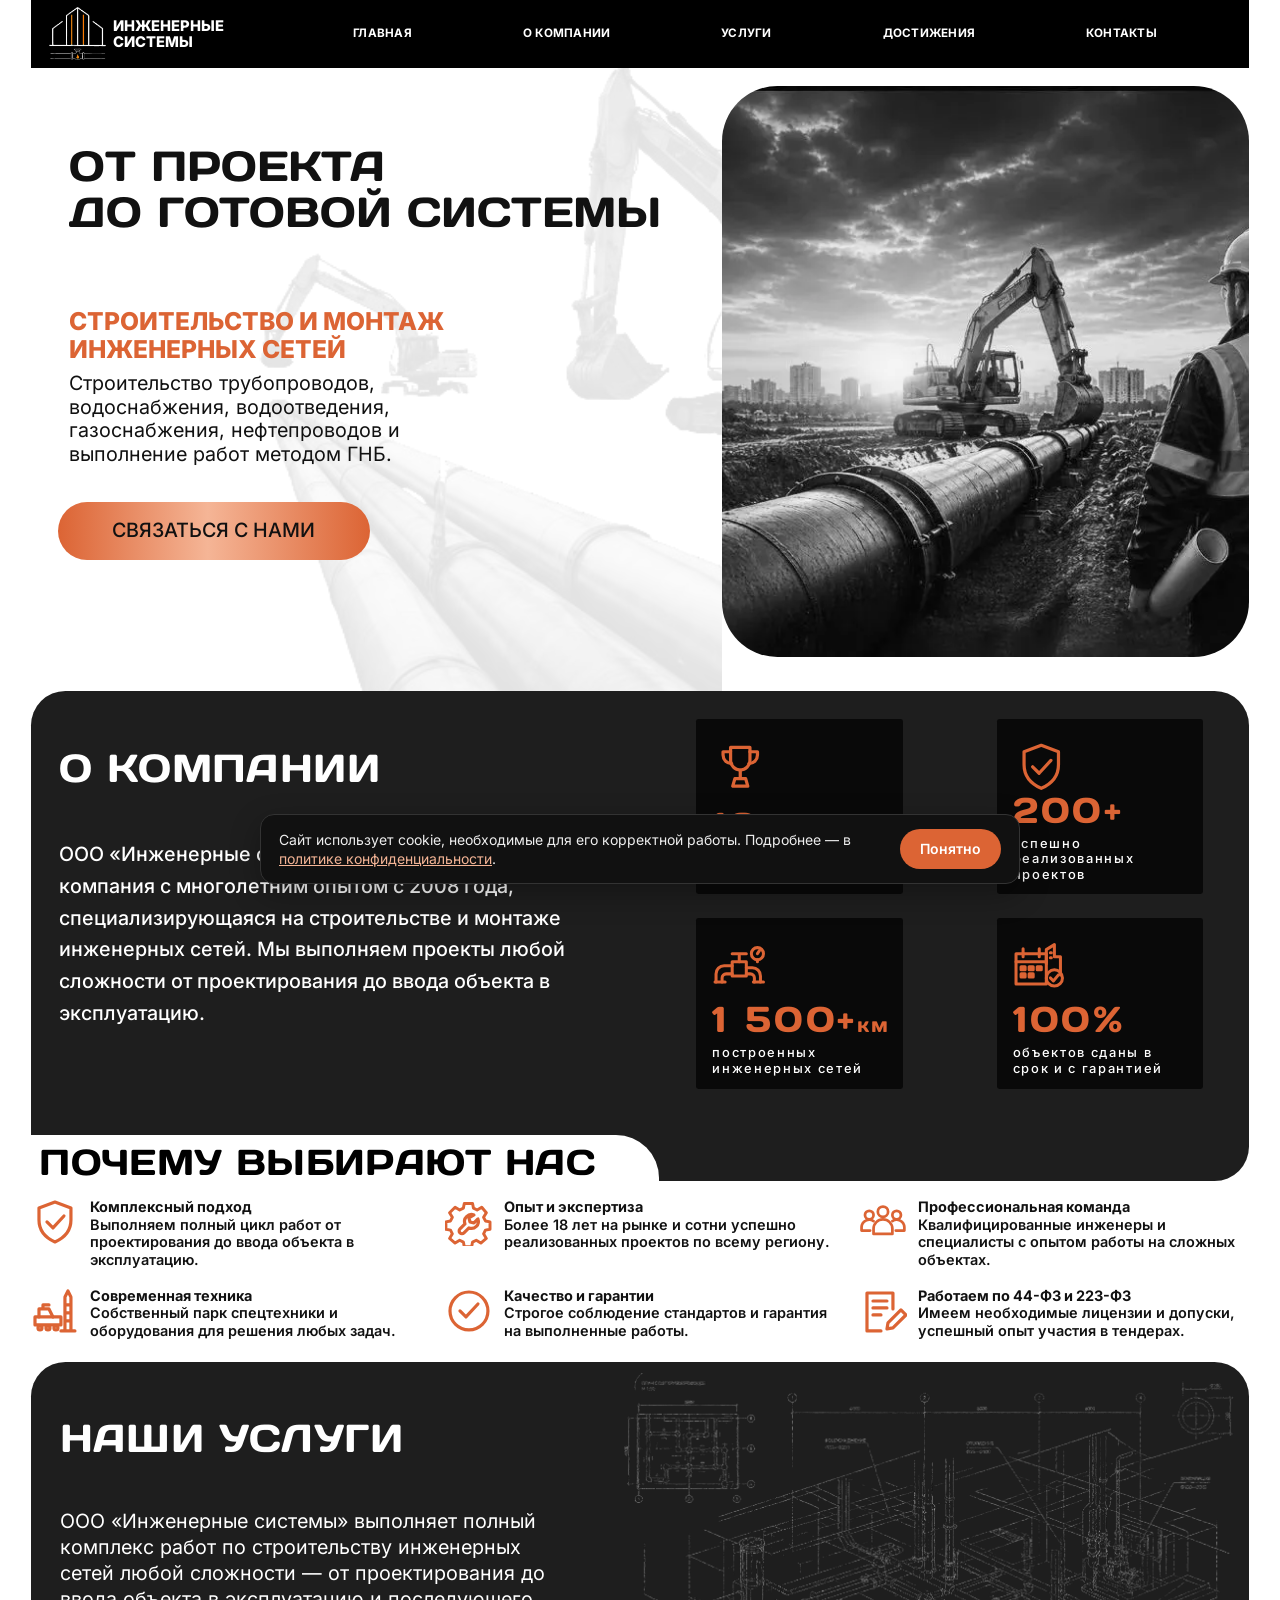
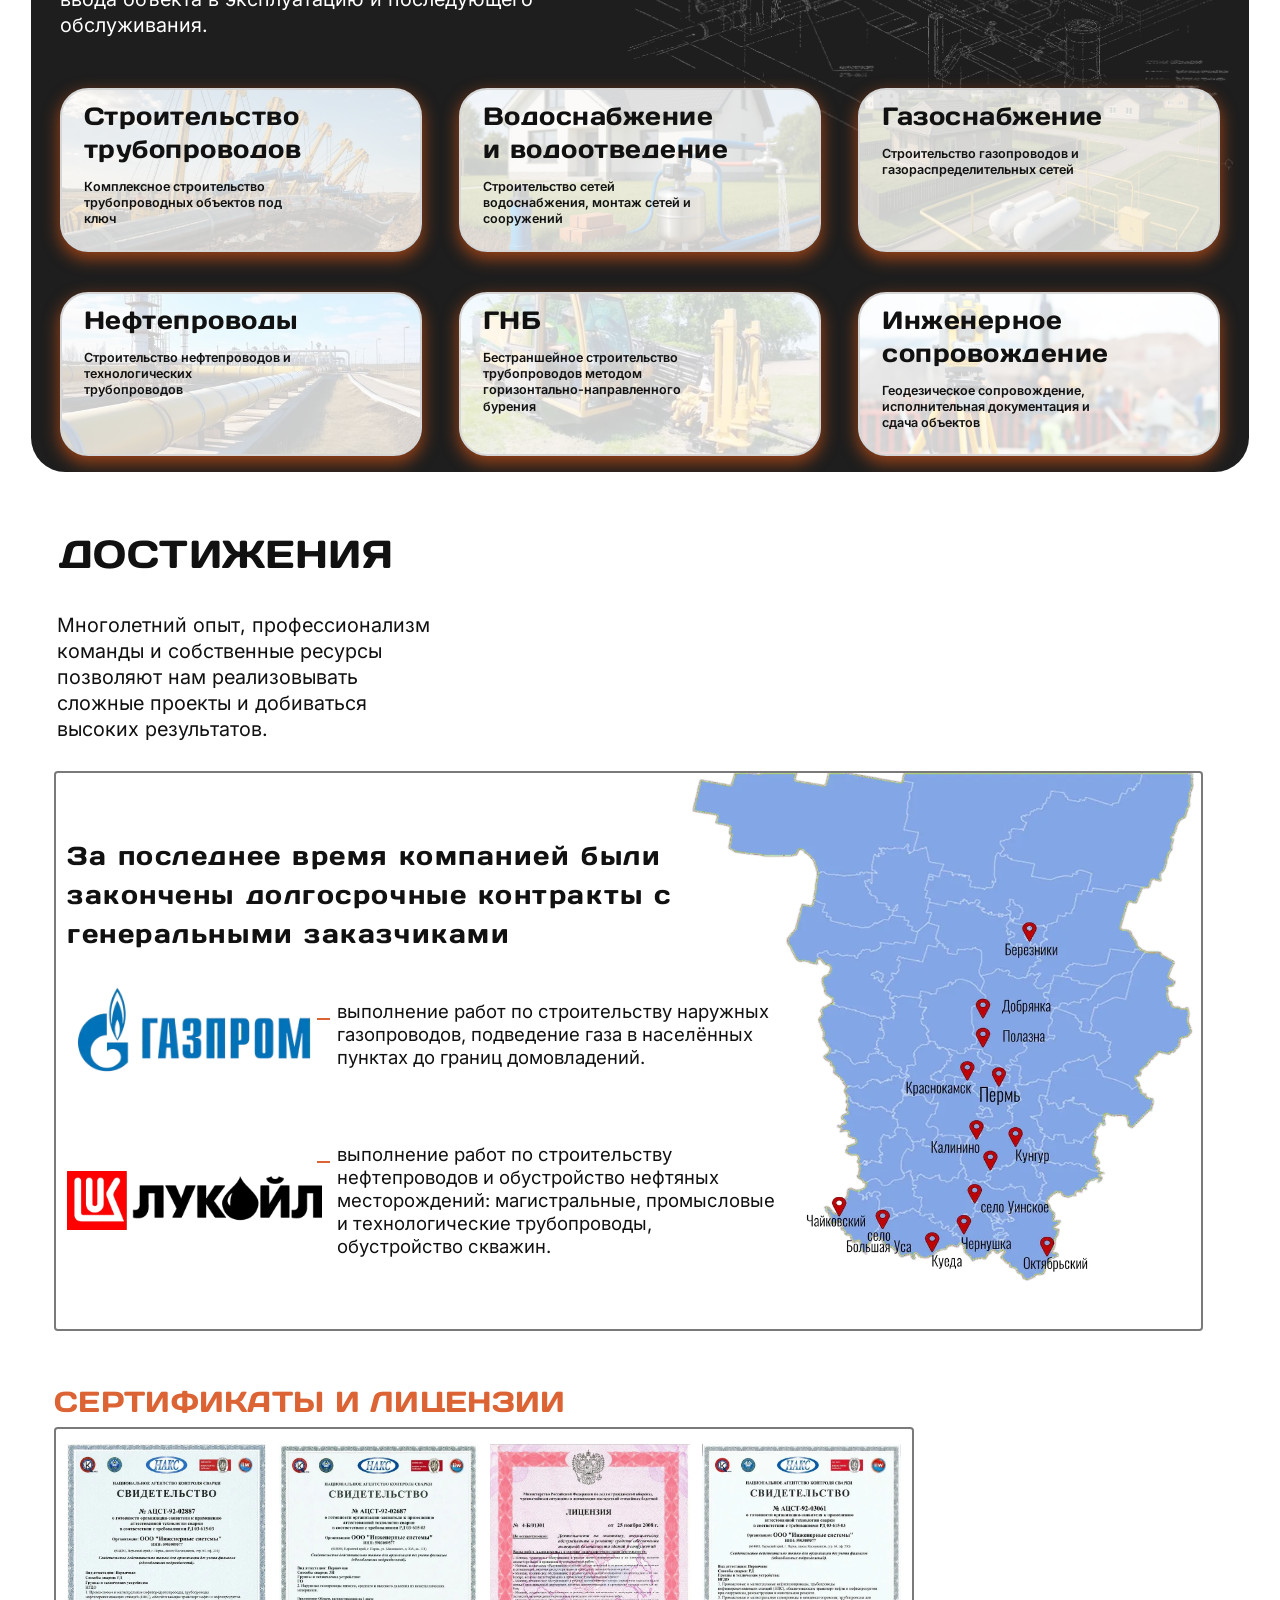
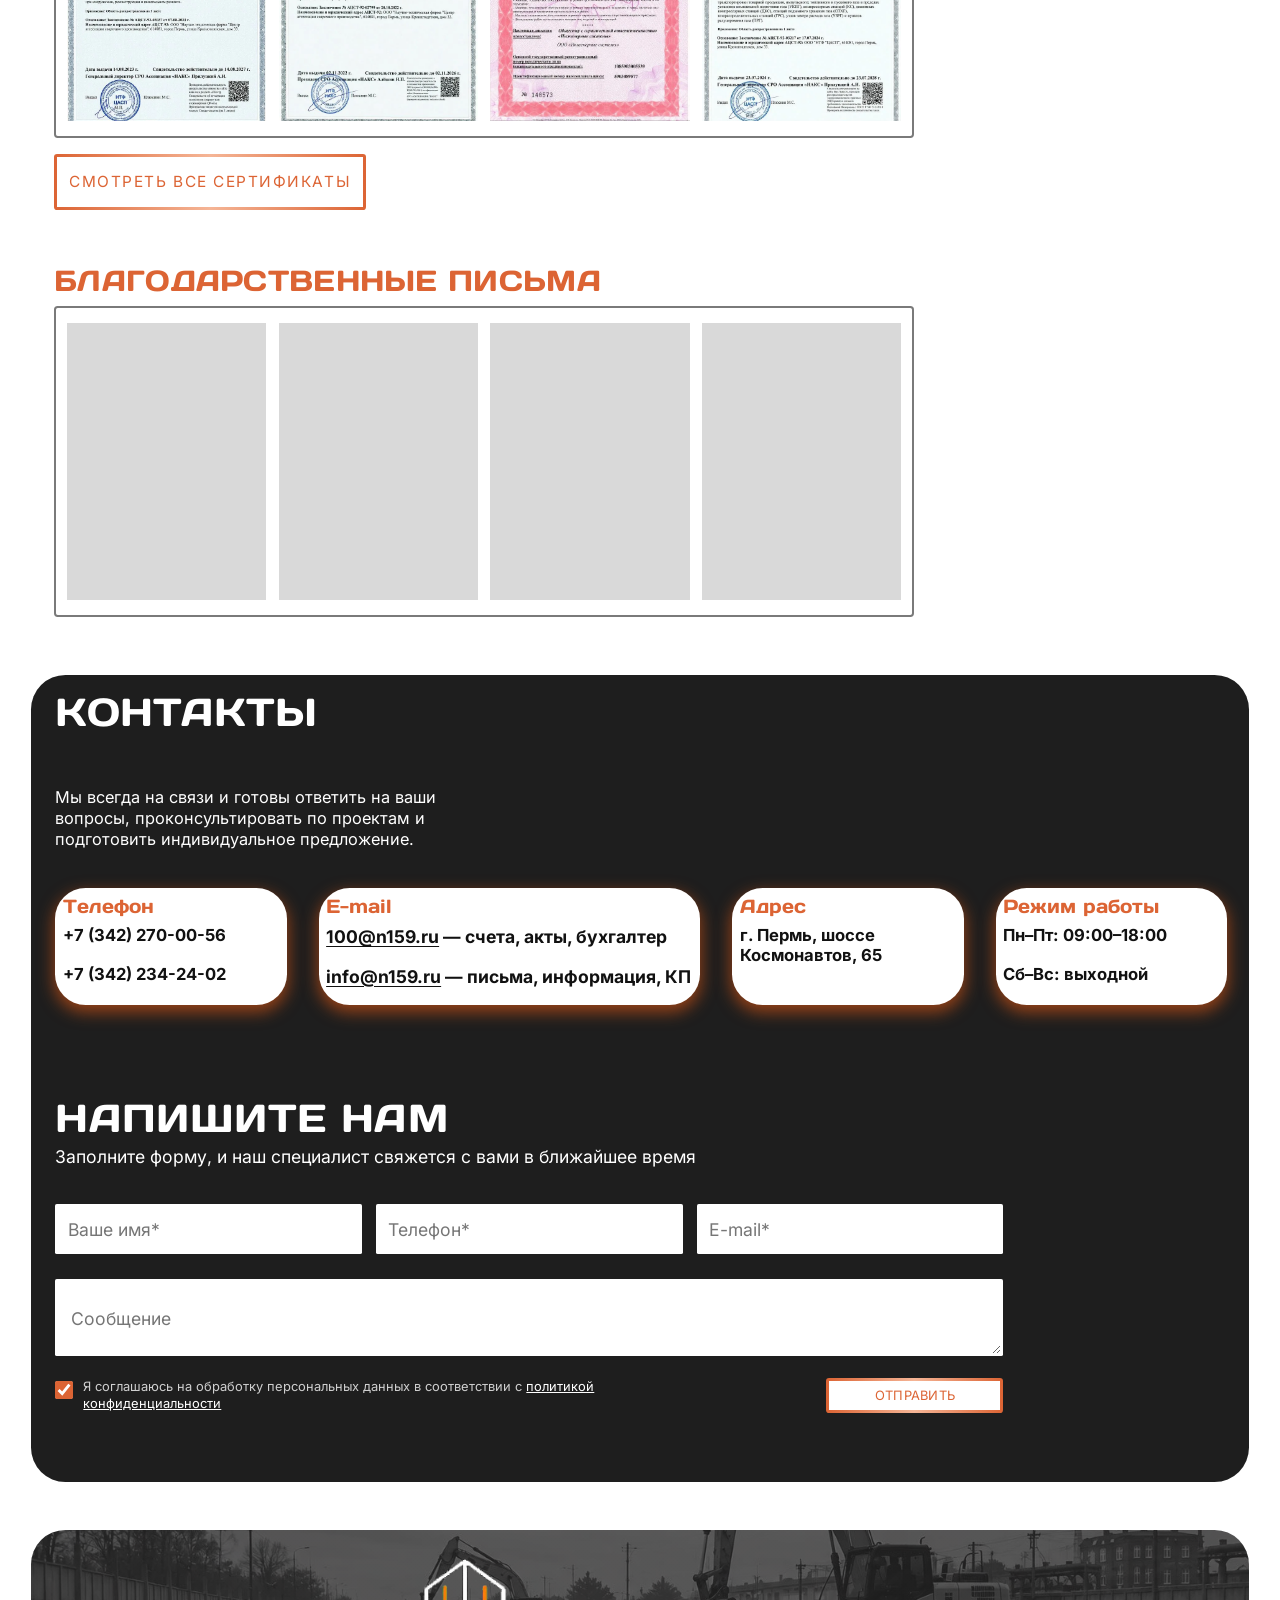
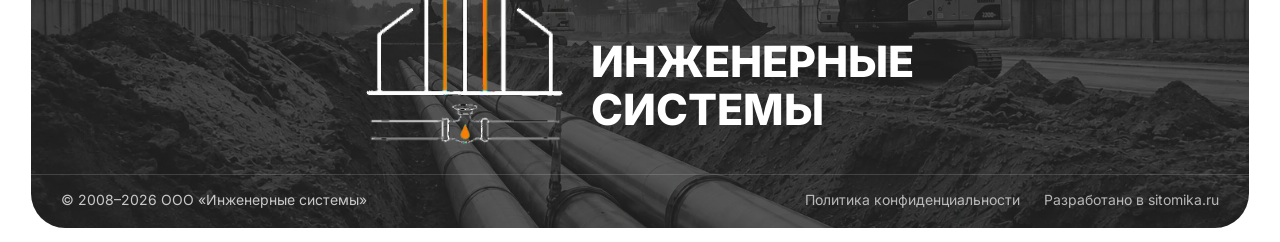
<file: index.html>
<!doctype html>
<html lang="ru">
<head>
  <meta charset="utf-8">
  <meta name="viewport" content="width=device-width, initial-scale=1">
  <title>Инженерные системы — строительство и монтаж инженерных сетей в Пермском крае</title>
  <meta name="description" content="ООО «Инженерные системы» с 2008 года строит трубопроводы, сети водоснабжения и водоотведения, газопроводы и нефтепроводы, выполняет работы методом ГНБ по всему Пермскому краю.">
  <link rel="canonical" href="https://n159.ru/">
  <meta property="og:type" content="website">
  <meta property="og:locale" content="ru_RU">
  <meta property="og:site_name" content="Инженерные системы">
  <meta property="og:title" content="Инженерные системы — от проекта до готовой системы">
  <meta property="og:description" content="Строительство и монтаж инженерных сетей в Пермском крае с 2008 года: трубопроводы, водоснабжение, газоснабжение, нефтепроводы, ГНБ.">
  <meta property="og:url" content="https://n159.ru/">
  <meta property="og:image" content="https://n159.ru/img/og.jpg">
  <meta name="twitter:card" content="summary_large_image">
  <link rel="icon" type="image/png" href="favicon.png">
  <link rel="apple-touch-icon" href="apple-touch-icon.png">
  <link rel="preload" href="fonts/daysone-cyr.woff2" as="font" type="font/woff2" crossorigin>
  <link rel="preload" href="fonts/inter-cyr.woff2" as="font" type="font/woff2" crossorigin>
  <link rel="stylesheet" href="css/style.css">
  <script type="application/ld+json">
  {
    "@context": "https://schema.org",
    "@type": "LocalBusiness",
    "name": "ООО «Инженерные системы»",
    "description": "Строительство и монтаж инженерных сетей: трубопроводы, водоснабжение и водоотведение, газоснабжение, нефтепроводы, ГНБ.",
    "url": "https://n159.ru/",
    "image": "https://n159.ru/img/og.jpg",
    "logo": "https://n159.ru/img/logo.png",
    "telephone": ["+7-342-270-00-56", "+7-342-234-24-02"],
    "email": "info@n159.ru",
    "foundingDate": "2008",
    "taxID": "5903089577",
    "address": {
      "@type": "PostalAddress",
      "streetAddress": "шоссе Космонавтов, 65",
      "addressLocality": "Пермь",
      "addressRegion": "Пермский край",
      "addressCountry": "RU"
    },
    "areaServed": "Пермский край",
    "openingHours": "Mo-Fr 09:00-18:00"
  }
  </script>
</head>
<body id="top">

<header class="header" id="header">
  <div class="container header__bar">
    <a class="logo" href="#top" aria-label="Инженерные системы — на главную">
      <img class="logo__icon" src="img/logo.webp" alt="" width="146" height="137">
      <span class="logo__text">Инженерные<br>системы</span>
    </a>
    <nav class="nav" id="nav" aria-label="Основное меню">
      <a href="#top">Главная</a>
      <a href="#about">О компании</a>
      <a href="#services">Услуги</a>
      <a href="#achievements">Достижения</a>
      <a href="#contacts">Контакты</a>
    </nav>
    <button class="burger" id="burger" type="button" aria-label="Открыть меню" aria-expanded="false" aria-controls="nav">
      <span></span><span></span><span></span>
    </button>
  </div>
</header>

<main>

  <!-- ============ HERO ============ -->
  <section class="hero container">
    <div class="hero__text">
      <h1 class="hero__title">От проекта <span class="nowrap-d">до готовой системы</span></h1>
      <p class="hero__subtitle">Строительство и монтаж инженерных сетей</p>
      <p class="hero__lead">Строительство трубопроводов, водоснабжения, водоотведения, газоснабжения, нефтепроводов и выполнение работ методом ГНБ.</p>
      <a class="btn-grad hero__cta hero__cta--desktop" href="#contacts">Связаться с нами</a>
    </div>
    <div class="hero__photo">
      <img src="img/hero.webp" alt="Прокладка трубопровода: экскаватор и инженер компании на объекте" width="1179" height="582" fetchpriority="high">
    </div>

    <!-- Блок есть только в мобильном макете -->
    <div class="geo">
      <img class="geo__map" src="img/geo-map.webp" alt="" width="1280" height="640" loading="lazy">
      <img class="geo__helmet" src="img/geo-helmet.webp" alt="" width="320" height="320" loading="lazy">
      <p class="geo__title">География работ</p>
      <p class="geo__text">Реализуем проекты<br>по всему пермскому краю</p>
      <p class="geo__region">Пермский край</p>
    </div>
    <a class="btn-grad hero__cta hero__cta--mobile" href="#contacts">Связаться с нами</a>
  </section>

  <!-- ============ О КОМПАНИИ ============ -->
  <section class="about container" id="about">
    <div class="about__body">
      <div class="about__text">
        <h2 class="h2 h2--light">О компании</h2>
        <p>ООО «Инженерные системы» — строительная компания с многолетним опытом с 2008 года, специализирующаяся на строительстве и монтаже инженерных сетей. Мы выполняем проекты любой сложности от проектирования до ввода объекта в эксплуатацию.</p>
      </div>
      <ul class="stats">
        <li class="stat">
          <svg class="stat__icon" viewBox="0 0 48 48" aria-hidden="true"><path d="M15 6h18v12a9 9 0 0 1-18 0V6Z"/><path d="M15 10H8v3a8 8 0 0 0 8 8M33 10h7v3a8 8 0 0 1-8 8M24 27v8M17 42h14l-2-7H19l-2 7Z"/></svg>
          <p class="stat__num">18 <small>лет</small></p>
          <p class="stat__label">успешной работы на рынке</p>
        </li>
        <li class="stat">
          <svg class="stat__icon" viewBox="0 0 48 48" aria-hidden="true"><path d="M24 4 40 10v12c0 11-7 18-16 22C15 40 8 33 8 22V10L24 4Z"/><path d="m16 24 6 6 11-12"/></svg>
          <p class="stat__num">200+</p>
          <p class="stat__label">успешно реализованных проектов</p>
        </li>
        <li class="stat">
          <svg class="stat__icon" viewBox="0 0 56 48" aria-hidden="true"><path d="M4 40v-8a8 8 0 0 1 8-8h8M10 40v-4a4 4 0 0 1 4-4h6"/><path d="M20 20h14v14H20z"/><path d="M34 26h6a8 8 0 0 1 8 8v6M34 32h4a4 4 0 0 1 4 4v4"/><path d="M27 20v-6M20 12h14M3 40h10M41 40h10"/><circle cx="45" cy="12" r="6"/><path d="m45 12 2-3M45 18v2"/></svg>
          <p class="stat__num">1&nbsp;500+<small>км</small></p>
          <p class="stat__label">построенных инженерных сетей</p>
        </li>
        <li class="stat">
          <svg class="stat__icon" viewBox="0 0 56 48" aria-hidden="true"><path d="M3 12h30v30H3z"/><path d="M3 20h30M10 7v8M26 7v8"/><path d="M8 25h4v3H8zM16 25h4v3h-4zM24 25h4v3h-4zM8 32h4v3H8zM16 32h4v3h-4z"/><path d="M33 22V8l8-5v12h6v18"/><path d="M37 11h1M37 16h1"/><circle cx="41" cy="36" r="8"/><path d="m37 36 3 3 5-6"/></svg>
          <p class="stat__num">100%</p>
          <p class="stat__label">объектов сданы в срок и с гарантией</p>
        </li>
      </ul>
    </div>
    <div class="about__tab"><h2 class="h2">Почему выбирают нас</h2></div>
  </section>

  <!-- ============ ПОЧЕМУ ВЫБИРАЮТ НАС ============ -->
  <section class="why container" aria-label="Почему выбирают нас">
    <ul class="why__grid">
      <li class="why__item">
        <svg class="why__icon" viewBox="0 0 48 48" aria-hidden="true"><path d="M24 4 40 10v12c0 11-7 18-16 22C15 40 8 33 8 22V10L24 4Z"/><path d="m16 24 6 6 11-12"/></svg>
        <p><b>Комплексный подход</b>Выполняем полный цикл работ от проектирования до ввода объекта в эксплуатацию.</p>
      </li>
      <li class="why__item">
        <svg class="why__icon" viewBox="0 0 48 48" aria-hidden="true"><path d="M20 4h8l1 5 4 2 5-3 5 6-3 5 2 4 5 1v8l-5 1-2 4 3 5-6 5-5-3-4 2-1 5h-8l-1-5-4-2-5 3-6-5 3-5-2-4-5-1v-8l5-1 2-4-3-5 6-6 5 3 4-2 1-5Z" transform="scale(.92) translate(2 2)"/><path d="M29 17a7 7 0 0 0-9 9l-5 5a2.5 2.5 0 0 0 4 4l5-5a7 7 0 0 0 9-9l-4 4-4-1-1-4 5-3Z"/></svg>
        <p><b>Опыт и экспертиза</b>Более 18 лет на рынке и сотни успешно реализованных проектов по всему региону.</p>
      </li>
      <li class="why__item">
        <svg class="why__icon" viewBox="0 0 56 48" aria-hidden="true"><circle cx="28" cy="12" r="6"/><circle cx="12" cy="16" r="5"/><circle cx="44" cy="16" r="5"/><path d="M17 38v-6a11 11 0 0 1 22 0v6H17Z"/><path d="M13 34H3v-4a9 9 0 0 1 14-7M43 34h10v-4a9 9 0 0 0-14-7"/></svg>
        <p><b>Профессиональная команда</b>Квалифицированные инженеры и специалисты с опытом работы на сложных объектах.</p>
      </li>
      <li class="why__item">
        <svg class="why__icon" viewBox="0 0 48 48" aria-hidden="true"><path d="M4 30h26v8H4z"/><circle cx="9" cy="41" r="2"/><circle cx="17" cy="41" r="2"/><circle cx="25" cy="41" r="2"/><path d="M8 30v-8h10l4 8M12 22v-4h6"/><path d="M34 44V10M40 44V10M34 10l3-6 3 6M34 18h6M34 26h6M34 34h6M30 44h14"/></svg>
        <p><b>Современная техника</b>Собственный парк спецтехники и оборудования для решения любых задач.</p>
      </li>
      <li class="why__item">
        <svg class="why__icon" viewBox="0 0 48 48" aria-hidden="true"><circle cx="24" cy="24" r="19"/><path d="m15 24 6 6 12-13"/></svg>
        <p><b>Качество и гарантии</b>Строгое соблюдение стандартов и гарантия на выполненные работы.</p>
      </li>
      <li class="why__item">
        <svg class="why__icon" viewBox="0 0 48 48" aria-hidden="true"><path d="M34 22V6H8v38h14"/><path d="M14 14h14M14 21h14M14 28h8"/><path d="m28 42 1-6 13-13 5 5-13 13-6 1Z"/></svg>
        <p><b>Работаем по 44-ФЗ и 223-ФЗ</b>Имеем необходимые лицензии и допуски, успешный опыт участия в тендерах.</p>
      </li>
    </ul>
  </section>

  <!-- ============ НАШИ УСЛУГИ ============ -->
  <section class="services container" id="services">
    <img class="services__blueprint" src="img/blueprint.webp" alt="" width="1280" height="853" loading="lazy">
    <div class="services__head">
      <h2 class="h2 h2--light">Наши услуги</h2>
      <p>ООО «Инженерные системы» выполняет полный комплекс работ по строительству инженерных сетей любой сложности — от проектирования до ввода объекта в эксплуатацию и последующего обслуживания.</p>
    </div>
    <ul class="services__grid">
      <li class="srv" style="--bg:url('../img/srv-pipes.webp')">
        <h3 class="srv__title">Строительство трубопроводов</h3>
        <p>Комплексное строительство трубопроводных объектов под ключ</p>
      </li>
      <li class="srv" style="--bg:url('../img/srv-water.webp')">
        <h3 class="srv__title">Водоснабжение и&nbsp;водоотведение</h3>
        <p>Строительство сетей водоснабжения, монтаж сетей и сооружений</p>
      </li>
      <li class="srv" style="--bg:url('../img/srv-gas.webp')">
        <h3 class="srv__title">Газоснабжение</h3>
        <p>Строительство газопроводов и газораспределительных сетей</p>
      </li>
      <li class="srv" style="--bg:url('../img/srv-oil.webp')">
        <h3 class="srv__title">Нефтепроводы</h3>
        <p>Строительство нефтепроводов и технологических трубопроводов</p>
      </li>
      <li class="srv" style="--bg:url('../img/srv-hdd.webp')">
        <h3 class="srv__title">ГНБ</h3>
        <p>Бестраншейное строительство трубопроводов методом горизонтально-направленного бурения</p>
      </li>
      <li class="srv" style="--bg:url('../img/srv-geo.webp')">
        <h3 class="srv__title">Инженерное сопровождение</h3>
        <p>Геодезическое сопровождение, исполнительная документация и сдача объектов</p>
      </li>
    </ul>
  </section>

  <!-- ============ ДОСТИЖЕНИЯ ============ -->
  <section class="achievements container" id="achievements">
    <h2 class="h2">Достижения</h2>
    <p class="achievements__lead">Многолетний опыт, профессионализм команды и собственные ресурсы позволяют нам реализовывать сложные проекты и добиваться высоких результатов.</p>

    <div class="contracts">
      <img class="contracts__map" src="img/map-perm.webp" alt="Карта Пермского края с объектами компании: Березники, Добрянка, Полазна, Пермь, Краснокамск, Кунгур, Чернушка, Куеда, Октябрьский и другие" width="1400" height="916" loading="lazy">
      <div class="contracts__body">
        <h3 class="contracts__title">За последнее время компанией были закончены долгосрочные контракты с генеральными заказчиками</h3>
        <!-- Логотипы заказчиков взяты из макета клиента; права на показ подтверждает клиент -->
        <div class="client">
          <img class="client__logo" src="img/gazprom.webp" alt="Газпром" width="600" height="252" loading="lazy">
          <p>выполнение работ по строительству наружных газопроводов, подведение газа в населённых пунктах до границ домовладений.</p>
        </div>
        <div class="client">
          <img class="client__logo" src="img/lukoil.webp" alt="Лукойл" width="700" height="162" loading="lazy">
          <p>выполнение работ по строительству нефтепроводов и обустройство нефтяных месторождений: магистральные, промысловые и технологические трубопроводы, обустройство скважин.</p>
        </div>
      </div>
    </div>
  </section>

  <!-- ============ СЕРТИФИКАТЫ ============ -->
  <section class="docs container" id="certificates">
    <h2 class="h2 h2--orange">Сертификаты и лицензии</h2>
    <div class="docs__frame">
      <ul class="docs__grid" data-gallery="certs">
        <li><button type="button" class="doc" data-index="0"><img src="img/cert-1.webp" alt="Свидетельство НАКС № АЦСТ-92-02887" width="640" height="913" loading="lazy"></button></li>
        <li><button type="button" class="doc" data-index="1"><img src="img/cert-2.webp" alt="Свидетельство НАКС № АЦСТ-92-02687" width="640" height="904" loading="lazy"></button></li>
        <li><button type="button" class="doc" data-index="2"><img src="img/cert-3.webp" alt="Лицензия МЧС России № 4-Б/01301 от 25 ноября 2008 г." width="640" height="861" loading="lazy"></button></li>
        <li><button type="button" class="doc" data-index="3"><img src="img/cert-4.webp" alt="Свидетельство НАКС № АЦСТ-92-03061" width="640" height="918" loading="lazy"></button></li>
      </ul>
    </div>
    <button type="button" class="btn-line" data-open-gallery="certs">Смотреть все сертификаты</button>
  </section>

  <!-- ============ БЛАГОДАРСТВЕННЫЕ ПИСЬМА ============ -->
  <section class="docs container" id="letters">
    <h2 class="h2 h2--orange">Благодарственные письма</h2>
    <div class="docs__frame">
      <!-- ВРЕМЕННО: сканы писем ещё не получены от клиента. Заменить заглушки на
           <li><button type="button" class="doc" data-index="N"><img ...></button></li>
           и убрать hidden у кнопки «Смотреть все письма». -->
      <ul class="docs__grid" data-gallery="letters">
        <li><div class="doc doc--placeholder" aria-hidden="true"></div></li>
        <li><div class="doc doc--placeholder" aria-hidden="true"></div></li>
        <li><div class="doc doc--placeholder" aria-hidden="true"></div></li>
        <li><div class="doc doc--placeholder" aria-hidden="true"></div></li>
      </ul>
    </div>
    <button type="button" class="btn-line" data-open-gallery="letters" hidden>Смотреть все письма</button>
  </section>

  <!-- ============ КОНТАКТЫ ============ -->
  <section class="contacts container" id="contacts">
    <h2 class="h2 h2--light">Контакты</h2>
    <p class="contacts__lead">Мы всегда на связи и готовы ответить на ваши вопросы, проконсультировать по проектам и подготовить индивидуальное предложение.</p>

    <div class="contacts__cards">
      <div class="ccard">
        <p class="ccard__label">Телефон</p>
        <a href="tel:+73422700056">+7 (342) 270-00-56</a>
        <a href="tel:+73422342402">+7 (342) 234-24-02</a>
      </div>
      <div class="ccard ccard--wide">
        <p class="ccard__label">E-mail</p>
        <p><a class="u" href="mailto:100@n159.ru">100@n159.ru</a> — счета, акты, бухгалтер</p>
        <p><a class="u" href="mailto:info@n159.ru">info@n159.ru</a> — письма, информация, КП</p>
      </div>
      <div class="ccard">
        <p class="ccard__label">Адрес</p>
        <p>г. Пермь, шоссе Космонавтов, 65</p>
      </div>
      <div class="ccard">
        <p class="ccard__label">Режим работы</p>
        <p>Пн–Пт: 09:00–18:00</p>
        <p>Сб–Вс: выходной</p>
      </div>
    </div>

    <h2 class="h2 h2--light contacts__form-title">Напишите нам</h2>
    <p class="contacts__sub">Заполните форму, и наш специалист свяжется с вами в ближайшее время</p>

    <form class="form" id="lead-form" action="send.php" method="post" novalidate>
      <div class="form__row">
        <input class="form__field" type="text" name="name" placeholder="Ваше имя*" aria-label="Ваше имя" autocomplete="name" required>
        <input class="form__field" type="tel" name="phone" placeholder="Телефон*" aria-label="Телефон" autocomplete="tel" required>
        <input class="form__field" type="email" name="email" placeholder="E-mail*" aria-label="E-mail" autocomplete="email" required>
      </div>
      <textarea class="form__field form__field--area" name="message" placeholder="Сообщение" aria-label="Сообщение" rows="3"></textarea>
      <!-- honeypot: люди это поле не видят -->
      <div class="hp" aria-hidden="true"><label>Сайт <input type="text" name="website" tabindex="-1" autocomplete="off"></label></div>
      <div class="form__bottom">
        <label class="consent">
          <input type="checkbox" name="consent" value="1" checked required>
          <span>Я соглашаюсь на обработку персональных данных в соответствии с <a href="politika-konfidentsialnosti.html" target="_blank">политикой конфиденциальности</a></span>
        </label>
        <button class="btn-line btn-line--sm" type="submit">Отправить</button>
      </div>
      <p class="form__status" id="form-status" role="status" aria-live="polite"></p>
    </form>
  </section>

</main>

<footer class="footer container">
  <div class="footer__brand">
    <img class="footer__logo" src="img/logo.webp" alt="" width="320" height="300" loading="lazy">
    <span class="footer__name">Инженерные<br>системы</span>
  </div>
  <div class="footer__bottom">
    <span>© 2008–2026 ООО «Инженерные системы»</span>
    <div class="footer-bottom-links">
      <a href="politika-konfidentsialnosti.html">Политика конфиденциальности</a>
      <a class="footer-credit" href="https://sitomika.ru/?utm_source=engineering-systems&amp;utm_medium=footer&amp;utm_campaign=client-sites" target="_blank" rel="noopener">Разработано в sitomika.ru</a>
    </div>
  </div>
</footer>

<!-- Лайтбокс для документов -->
<div class="lightbox" id="lightbox" hidden>
  <button class="lightbox__close" type="button" aria-label="Закрыть">×</button>
  <button class="lightbox__nav lightbox__nav--prev" type="button" aria-label="Предыдущий документ">‹</button>
  <figure class="lightbox__figure"><img alt=""><figcaption></figcaption></figure>
  <button class="lightbox__nav lightbox__nav--next" type="button" aria-label="Следующий документ">›</button>
</div>

<div class="cookie" id="cookie-bar" hidden>
  <p>Сайт использует cookie, необходимые для его корректной работы. Подробнее — в <a href="politika-konfidentsialnosti.html">политике конфиденциальности</a>.</p>
  <button type="button" class="cookie__btn" id="cookie-ok">Понятно</button>
</div>

<script src="js/main.js" defer></script>
</body>
</html>
</file>
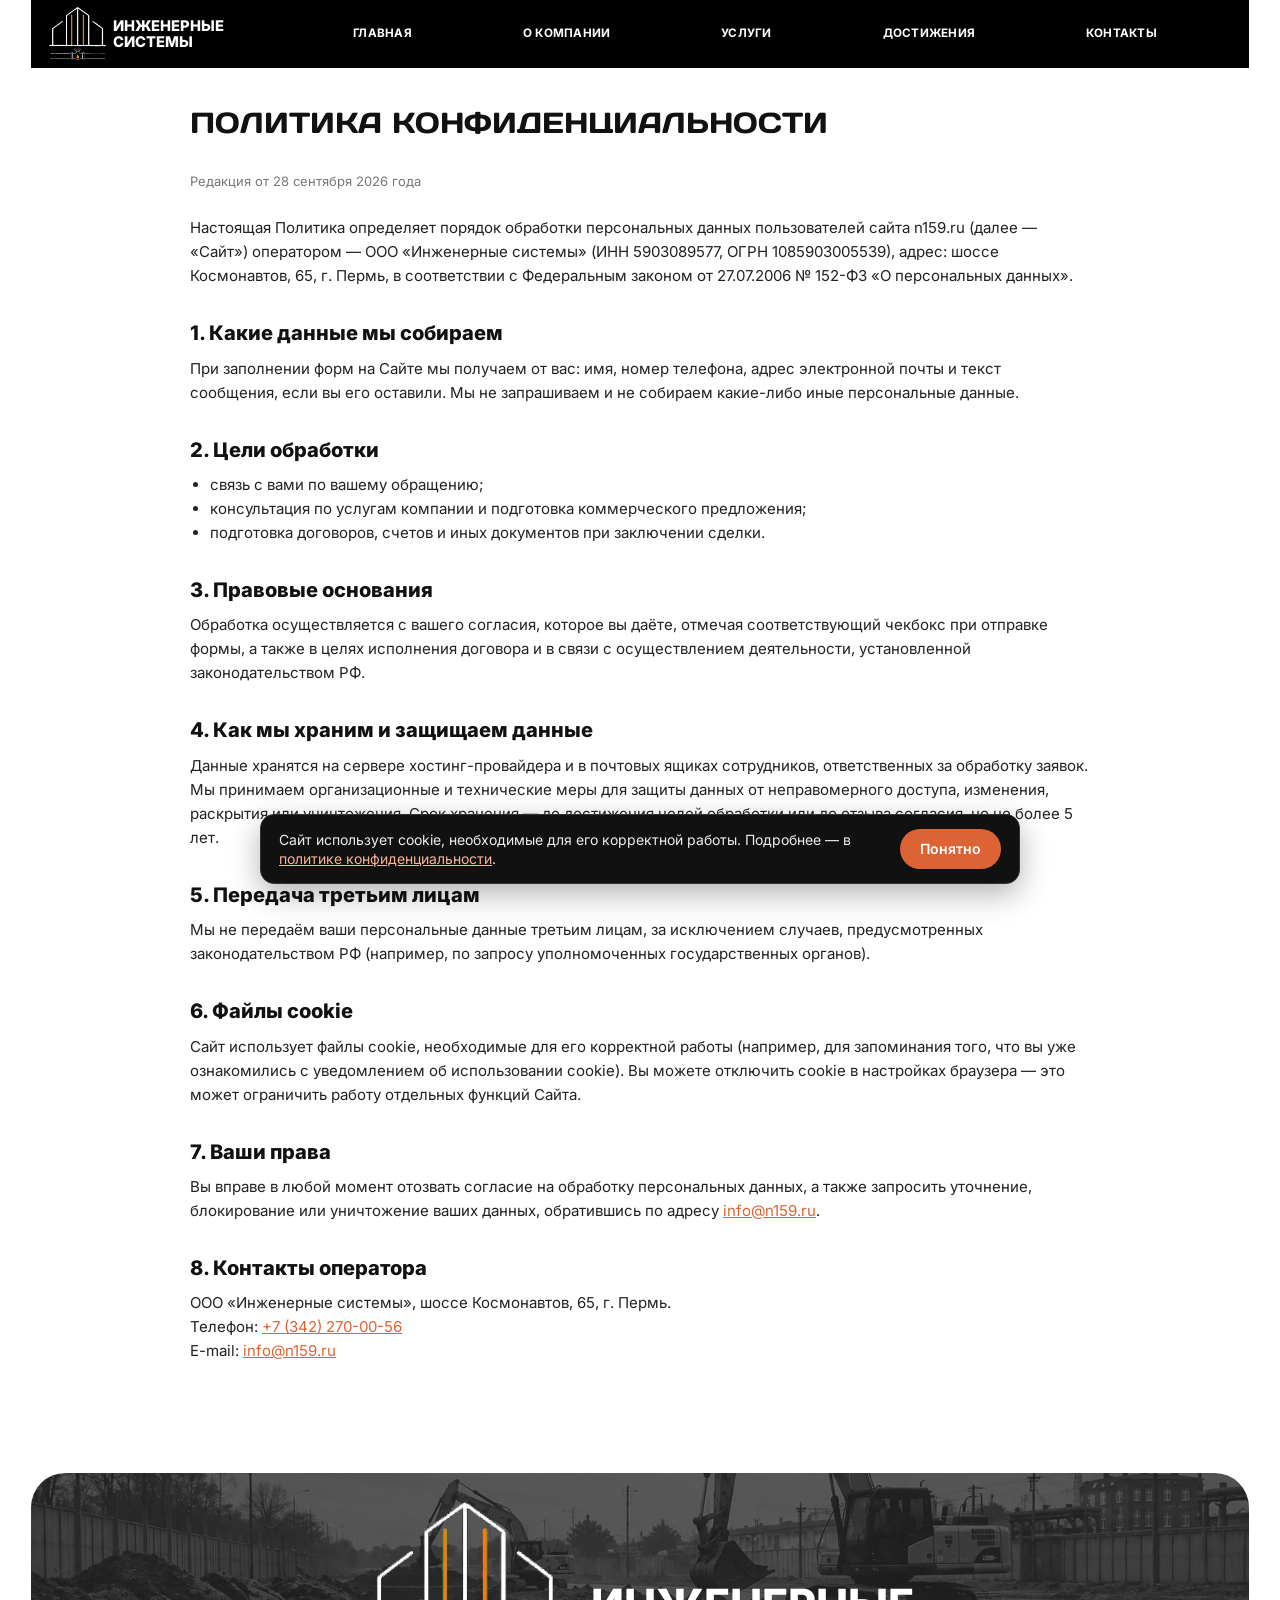
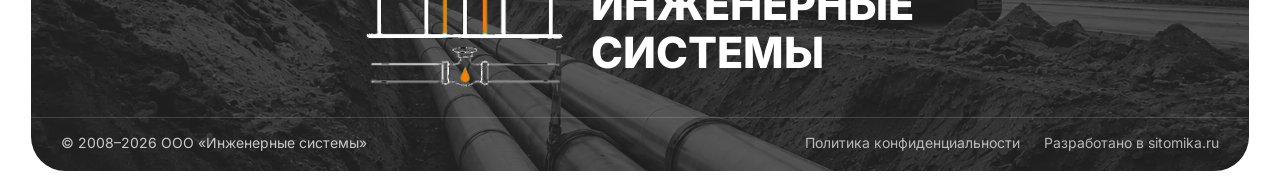
<file: politika-konfidentsialnosti.html>
<!doctype html>
<html lang="ru">
<head>
  <meta charset="utf-8">
  <meta name="viewport" content="width=device-width, initial-scale=1">
  <title>Политика конфиденциальности — Инженерные системы</title>
  <meta name="description" content="Политика обработки персональных данных ООО «Инженерные системы» в соответствии с 152-ФЗ «О персональных данных».">
  <link rel="canonical" href="https://n159.ru/politika-konfidentsialnosti.html">
  <meta name="robots" content="noindex,follow">
  <link rel="icon" type="image/png" href="favicon.png">
  <link rel="apple-touch-icon" href="apple-touch-icon.png">
  <link rel="preload" href="fonts/daysone-cyr.woff2" as="font" type="font/woff2" crossorigin>
  <link rel="preload" href="fonts/inter-cyr.woff2" as="font" type="font/woff2" crossorigin>
  <link rel="stylesheet" href="css/style.css">
  <style>
    .legal { padding: calc(var(--u) * 60) 0 calc(var(--u) * 100); max-width: 900px; }
    .legal h1 { font-family: var(--display); font-size: calc(var(--u) * 48); text-transform: uppercase; margin-bottom: 28px; overflow-wrap: break-word; }
    .legal h2 { font-size: 20px; font-weight: 800; margin: 32px 0 10px; }
    .legal p, .legal li { font-size: 15px; line-height: 1.6; color: #222; }
    .legal ul { padding-left: 20px; list-style: disc; }
    .legal a { color: var(--orange); }
    .legal .updated { color: #777; font-size: 13px; margin-bottom: 24px; }
    @media (max-width: 767px) { .legal h1 { font-size: 26px; } .legal { padding: 30px 0 60px; } }
  </style>
</head>
<body>

<header class="header" id="header">
  <div class="container header__bar">
    <a class="logo" href="index.html" aria-label="Инженерные системы — на главную">
      <img class="logo__icon" src="img/logo.webp" alt="" width="146" height="137">
      <span class="logo__text">Инженерные<br>системы</span>
    </a>
    <nav class="nav" id="nav" aria-label="Основное меню">
      <a href="index.html">Главная</a>
      <a href="index.html#about">О компании</a>
      <a href="index.html#services">Услуги</a>
      <a href="index.html#achievements">Достижения</a>
      <a href="index.html#contacts">Контакты</a>
    </nav>
    <button class="burger" id="burger" type="button" aria-label="Открыть меню" aria-expanded="false" aria-controls="nav">
      <span></span><span></span><span></span>
    </button>
  </div>
</header>

<main class="container legal">
  <h1>Политика конфиденциальности</h1>
  <p class="updated">Редакция от 28 сентября 2026 года</p>

  <p>Настоящая Политика определяет порядок обработки персональных данных пользователей сайта n159.ru (далее — «Сайт») оператором — ООО «Инженерные системы» (ИНН 5903089577, ОГРН 1085903005539), адрес: шоссе Космонавтов, 65, г. Пермь, в соответствии с Федеральным законом от 27.07.2006 № 152-ФЗ «О персональных данных».</p>

  <h2>1. Какие данные мы собираем</h2>
  <p>При заполнении форм на Сайте мы получаем от вас: имя, номер телефона, адрес электронной почты и текст сообщения, если вы его оставили. Мы не запрашиваем и не собираем какие-либо иные персональные данные.</p>

  <h2>2. Цели обработки</h2>
  <ul>
    <li>связь с вами по вашему обращению;</li>
    <li>консультация по услугам компании и подготовка коммерческого предложения;</li>
    <li>подготовка договоров, счетов и иных документов при заключении сделки.</li>
  </ul>

  <h2>3. Правовые основания</h2>
  <p>Обработка осуществляется с вашего согласия, которое вы даёте, отмечая соответствующий чекбокс при отправке формы, а также в целях исполнения договора и в связи с осуществлением деятельности, установленной законодательством РФ.</p>

  <h2>4. Как мы храним и защищаем данные</h2>
  <p>Данные хранятся на сервере хостинг-провайдера и в почтовых ящиках сотрудников, ответственных за обработку заявок. Мы принимаем организационные и технические меры для защиты данных от неправомерного доступа, изменения, раскрытия или уничтожения. Срок хранения — до достижения целей обработки или до отзыва согласия, но не более 5 лет.</p>

  <h2>5. Передача третьим лицам</h2>
  <p>Мы не передаём ваши персональные данные третьим лицам, за исключением случаев, предусмотренных законодательством РФ (например, по запросу уполномоченных государственных органов).</p>

  <h2>6. Файлы cookie</h2>
  <p>Сайт использует файлы cookie, необходимые для его корректной работы (например, для запоминания того, что вы уже ознакомились с уведомлением об использовании cookie). Вы можете отключить cookie в настройках браузера — это может ограничить работу отдельных функций Сайта.</p>

  <h2>7. Ваши права</h2>
  <p>Вы вправе в любой момент отозвать согласие на обработку персональных данных, а также запросить уточнение, блокирование или уничтожение ваших данных, обратившись по адресу <a href="mailto:info@n159.ru">info@n159.ru</a>.</p>

  <h2>8. Контакты оператора</h2>
  <p>ООО «Инженерные системы», шоссе Космонавтов, 65, г. Пермь.<br>
  Телефон: <a href="tel:+73422700056">+7 (342) 270-00-56</a><br>
  E-mail: <a href="mailto:info@n159.ru">info@n159.ru</a></p>
</main>

<footer class="footer container">
  <div class="footer__brand">
    <img class="footer__logo" src="img/logo.webp" alt="" width="320" height="300" loading="lazy">
    <span class="footer__name">Инженерные<br>системы</span>
  </div>
  <div class="footer__bottom">
    <span>© 2008–2026 ООО «Инженерные системы»</span>
    <div class="footer-bottom-links">
      <a href="politika-konfidentsialnosti.html">Политика конфиденциальности</a>
      <a class="footer-credit" href="https://sitomika.ru/?utm_source=engineering-systems&amp;utm_medium=footer&amp;utm_campaign=client-sites" target="_blank" rel="noopener">Разработано в sitomika.ru</a>
    </div>
  </div>
</footer>

<div class="cookie" id="cookie-bar" hidden>
  <p>Сайт использует cookie, необходимые для его корректной работы. Подробнее — в <a href="politika-konfidentsialnosti.html">политике конфиденциальности</a>.</p>
  <button type="button" class="cookie__btn" id="cookie-ok">Понятно</button>
</div>

<script src="js/main.js" defer></script>
</body>
</html>
</file>
<file: css/style.css>
/* ============================================================
   Инженерные системы — стили
   Макет десктопа нарисован на ширину 2083 ед.; размеры заданы
   в этих единицах через --u, поэтому на 1920 страница выглядит
   как макет, а на 1440/1280 пропорционально уменьшается.
   ============================================================ */

@font-face { font-family: "Days One"; src: url("../fonts/daysone-cyr.woff2") format("woff2"); font-weight: 400; font-display: swap; unicode-range: U+0301, U+0400-045F, U+0490-0491, U+04B0-04B1, U+2116; }
@font-face { font-family: "Days One"; src: url("../fonts/daysone-lat.woff2") format("woff2"); font-weight: 400; font-display: swap; unicode-range: U+0000-00FF, U+0131, U+0152-0153, U+02BB-02BC, U+02C6, U+02DA, U+02DC, U+2000-206F, U+20AC, U+2122, U+2191, U+2193, U+2212, U+2215, U+FEFF, U+FFFD; }
@font-face { font-family: "Inter"; src: url("../fonts/inter-cyr.woff2") format("woff2"); font-weight: 400 800; font-display: swap; unicode-range: U+0301, U+0400-045F, U+0490-0491, U+04B0-04B1, U+2116; }
@font-face { font-family: "Inter"; src: url("../fonts/inter-lat.woff2") format("woff2"); font-weight: 400 800; font-display: swap; unicode-range: U+0000-00FF, U+0131, U+0152-0153, U+02BB-02BC, U+02C6, U+02DA, U+02DC, U+2000-206F, U+20AC, U+2122, U+2191, U+2193, U+2212, U+2215, U+FEFF, U+FFFD; }

:root {
  --u: clamp(0.5px, calc(100vw / 2083), 1px);
  --orange: #dc6434;
  --orange-light: #f5b596;
  --dark: #1e1e1e;
  --tile: #090909;
  --text: #111;
  --grey-line: #7a7a7a;
  --glow: 0 calc(var(--u) * 10) calc(var(--u) * 26) calc(var(--u) * 2) rgba(170, 72, 22, .85);
  --radius-block: calc(var(--u) * 56);
  --display: "Days One", "Arial Black", sans-serif;
  --sans: "Inter", "Segoe UI", Arial, sans-serif;
  --header-h: calc(var(--u) * 110);
}

*, *::before, *::after { box-sizing: border-box; }
html { scroll-behavior: smooth; scroll-padding-top: calc(var(--header-h) + 16px); }
body { margin: 0; background: #fff; color: var(--text); font-family: var(--sans); font-size: calc(var(--u) * 32); line-height: 1.32; -webkit-font-smoothing: antialiased; overflow-x: hidden; }
img { max-width: 100%; display: block; }
a { color: inherit; }
p { margin: 0; }
ul { list-style: none; margin: 0; padding: 0; }
h1, h2, h3 { margin: 0; font-weight: 400; }
button { font: inherit; cursor: pointer; }
:focus-visible { outline: 3px solid var(--orange); outline-offset: 3px; }

.container { width: calc(100% - var(--u) * 100); max-width: calc(var(--u) * 1983); margin-inline: auto; }

.h2 { font-family: var(--display); font-size: calc(var(--u) * 64); line-height: 1.1; text-transform: uppercase; letter-spacing: .01em; }
.h2--light { color: #fff; }
.h2--orange { color: var(--orange); font-size: calc(var(--u) * 48); }

/* ---------- Кнопки ---------- */
.btn-grad {
  display: inline-flex; align-items: center; justify-content: center;
  min-width: calc(var(--u) * 508); height: calc(var(--u) * 95); padding: 0 calc(var(--u) * 50);
  border-radius: 999px; background: linear-gradient(90deg, var(--orange) 0%, var(--orange-light) 48%, var(--orange) 100%);
  color: #111; text-decoration: none; text-transform: uppercase; font-size: calc(var(--u) * 32); font-weight: 500;
  transition: filter .2s, transform .2s;
}
.btn-grad:hover { filter: brightness(1.06); transform: translateY(-2px); }

.btn-line {
  display: inline-flex; align-items: center; justify-content: center;
  min-width: calc(var(--u) * 508); height: calc(var(--u) * 92); padding: 0 calc(var(--u) * 16);
  border: calc(var(--u) * 5) solid transparent; border-radius: calc(var(--u) * 5);
  background: linear-gradient(#fff, #fff) padding-box, linear-gradient(90deg, var(--orange), var(--orange-light) 50%, var(--orange)) border-box;
  color: var(--orange); text-transform: uppercase; letter-spacing: .1em; font-size: calc(var(--u) * 25);
  transition: background .2s, color .2s;
}
.btn-line:hover { background: linear-gradient(var(--orange), var(--orange)) padding-box, linear-gradient(90deg, var(--orange), var(--orange-light) 50%, var(--orange)) border-box; color: #fff; }
.btn-line[hidden] { display: none; }

/* ---------- Шапка ---------- */
.header { position: sticky; top: 0; z-index: 50; }
.header__bar { display: flex; align-items: center; justify-content: space-between; height: var(--header-h); background: #000; padding: 0 calc(var(--u) * 60) 0 calc(var(--u) * 30); }
.logo { display: flex; align-items: center; gap: calc(var(--u) * 12); color: #fff; text-decoration: none; }
.logo__icon { width: calc(var(--u) * 92); height: auto; }
.logo__text { font-weight: 800; font-size: calc(var(--u) * 24); line-height: 1.1; text-transform: uppercase; }
.nav { display: flex; flex: 1; justify-content: space-around; margin-left: calc(var(--u) * 120); }
.nav a { color: #fff; text-decoration: none; text-transform: uppercase; font-weight: 700; font-size: calc(var(--u) * 19); letter-spacing: .02em; padding: 8px 4px; position: relative; }
.nav a::after { content: ""; position: absolute; left: 4px; right: 4px; bottom: 2px; height: 2px; background: var(--orange); transform: scaleX(0); transition: transform .2s; }
.nav a:hover::after { transform: scaleX(1); }
.burger { display: none; }

/* ---------- Hero ---------- */
.hero { position: relative; display: grid; grid-template-columns: 1fr calc(var(--u) * 858); gap: calc(var(--u) * 40); padding: calc(var(--u) * 30) 0 0; }
.hero::before { /* бледный экскаватор на фоне */
  content: ""; position: absolute; z-index: -1; left: 0; top: calc(var(--u) * -10); width: calc(var(--u) * 1125); height: calc(var(--u) * 1110);
  background: url("../img/hero-bg.webp") left bottom / cover no-repeat; opacity: .11;
}
.hero__text { padding: calc(var(--u) * 95) 0 calc(var(--u) * 60) calc(var(--u) * 62); }
.hero__title { font-family: var(--display); font-size: calc(var(--u) * 68); line-height: 1.1; text-transform: uppercase; letter-spacing: 0; }
.hero__title .nowrap-d { display: block; }
.hero__subtitle { margin-top: calc(var(--u) * 115); color: var(--orange); font-weight: 800; font-size: calc(var(--u) * 40); line-height: 1.15; text-transform: uppercase; max-width: calc(var(--u) * 640); }
.hero__lead { margin-top: calc(var(--u) * 14); max-width: calc(var(--u) * 740); font-size: calc(var(--u) * 32); line-height: 1.2; }
.hero__cta--desktop { margin-top: calc(var(--u) * 58); margin-left: calc(var(--u) * -18); }
.hero__cta--mobile, .geo { display: none; }
.hero__photo { align-self: start; border-radius: calc(var(--u) * 90); overflow: hidden; height: calc(var(--u) * 930); }
.hero__photo img { width: 100%; height: 100%; object-fit: cover; object-position: 66% 50%; }

/* ---------- О компании ---------- */
.about { position: relative; margin-top: calc(var(--u) * 55); background: var(--dark); border-radius: var(--radius-block); color: #fff; padding: calc(var(--u) * 45) calc(var(--u) * 75) calc(var(--u) * 150) calc(var(--u) * 46); }
.about__body { display: grid; grid-template-columns: 1fr calc(var(--u) * 825); gap: calc(var(--u) * 80); }
.about__text .h2 { margin-top: calc(var(--u) * 45); }
.about__text p { margin-top: calc(var(--u) * 80); font-size: calc(var(--u) * 32); font-weight: 500; line-height: 1.62; max-width: calc(var(--u) * 880); }
.stats { display: grid; grid-template-columns: repeat(2, calc(var(--u) * 336)); justify-content: space-between; row-gap: calc(var(--u) * 38); }
.stat { background: var(--tile); border-radius: calc(var(--u) * 4); min-height: calc(var(--u) * 278); padding: calc(var(--u) * 36) calc(var(--u) * 20) calc(var(--u) * 20) calc(var(--u) * 26); display: flex; flex-direction: column; }
.stat__icon { width: calc(var(--u) * 92); height: calc(var(--u) * 84); fill: none; stroke: var(--orange); stroke-width: 3; stroke-linecap: round; stroke-linejoin: round; }
.stat__num { margin-top: auto; font-family: var(--display); color: var(--orange); font-size: calc(var(--u) * 58); line-height: 1; letter-spacing: .08em; white-space: nowrap; }
.stat__num small { font-size: .55em; letter-spacing: .08em; }
.stat__label { margin-top: calc(var(--u) * 12); font-size: calc(var(--u) * 21); line-height: 1.2; letter-spacing: .13em; font-weight: 500; }
.about__tab { position: absolute; left: 0; bottom: 0; width: calc(var(--u) * 1022); background: #fff; border-top-right-radius: calc(var(--u) * 70); padding: calc(var(--u) * 16) 0 0 calc(var(--u) * 14); }
.about__tab .h2 { color: #000; font-size: calc(var(--u) * 58); line-height: 1; }

/* ---------- Почему выбирают нас ---------- */
.why { padding: calc(var(--u) * 28) 0 calc(var(--u) * 36); }
.why__grid { display: grid; grid-template-columns: 1fr 1fr 1fr; gap: calc(var(--u) * 30) calc(var(--u) * 40); }
.why__item { display: flex; align-items: flex-start; gap: calc(var(--u) * 18); font-size: calc(var(--u) * 23.5); line-height: 1.22; font-weight: 600; }
.why__item b { display: block; font-weight: 700; }
.why__icon { flex: 0 0 calc(var(--u) * 78); height: calc(var(--u) * 78); fill: none; stroke: var(--orange); stroke-width: 3.2; stroke-linecap: round; stroke-linejoin: round; }

/* ---------- Наши услуги ---------- */
.services { position: relative; overflow: hidden; background: var(--dark); border-radius: var(--radius-block); color: #fff; padding: calc(var(--u) * 90) calc(var(--u) * 47) calc(var(--u) * 26); }
.services__blueprint { position: absolute; top: 0; right: 0; width: calc(var(--u) * 1036); height: auto; opacity: .95; pointer-events: none; }
.services__head { position: relative; max-width: calc(var(--u) * 840); }
.services__head p { margin-top: calc(var(--u) * 80); font-size: calc(var(--u) * 32); line-height: 1.32; }
.services__grid { position: relative; margin-top: calc(var(--u) * 80); display: grid; grid-template-columns: repeat(3, 1fr); gap: calc(var(--u) * 66) calc(var(--u) * 60); }
.srv {
  min-height: calc(var(--u) * 266); border-radius: calc(var(--u) * 46); border: calc(var(--u) * 4) solid #d6d6d6;
  background: linear-gradient(rgba(255,255,255,.8), rgba(255,255,255,.8)), var(--bg) center / cover no-repeat;
  box-shadow: var(--glow); color: #111; padding: calc(var(--u) * 16) calc(var(--u) * 36) calc(var(--u) * 30);
  display: flex; flex-direction: column; gap: calc(var(--u) * 20);
  transition: transform .25s, box-shadow .25s;
}
.srv:hover { transform: translateY(-4px); box-shadow: 0 calc(var(--u) * 16) calc(var(--u) * 34) calc(var(--u) * 4) rgba(200, 90, 30, .9); }
.srv__title { font-family: var(--display); font-size: calc(var(--u) * 40); line-height: 1.35; letter-spacing: .02em; }
.srv p { font-size: calc(var(--u) * 20.5); font-weight: 600; line-height: 1.3; max-width: calc(var(--u) * 340); }

/* ---------- Достижения ---------- */
.achievements { padding-top: calc(var(--u) * 100); }
.achievements .h2 { padding-left: calc(var(--u) * 46); }
.achievements__lead { margin: calc(var(--u) * 60) 0 0 calc(var(--u) * 42); max-width: calc(var(--u) * 640); line-height: 1.32; }
.contracts { position: relative; margin: calc(var(--u) * 45) calc(var(--u) * 76) 0 calc(var(--u) * 38); min-height: calc(var(--u) * 912); border: 2px solid var(--grey-line); border-radius: calc(var(--u) * 6); overflow: hidden; }
.contracts__map { position: absolute; top: 0; left: 42%; width: 71%; height: auto; }
.contracts__body { position: relative; padding: calc(var(--u) * 105) 37% calc(var(--u) * 60) calc(var(--u) * 18); }
.contracts__title { font-family: var(--display); font-size: calc(var(--u) * 42); line-height: 1.5; letter-spacing: .06em; max-width: calc(var(--u) * 1080); }
.client { display: grid; grid-template-columns: calc(var(--u) * 440) 1fr; align-items: center; margin-top: calc(var(--u) * 45); max-width: calc(var(--u) * 1230); }
.client + .client { margin-top: calc(var(--u) * 90); }
.client__logo { width: calc(var(--u) * 415); height: auto; position: relative; }
.client__logo + p { position: relative; font-size: calc(var(--u) * 30); line-height: 1.24; }
.client__logo + p::before { content: ""; position: absolute; left: calc(var(--u) * -34); top: .95em; width: calc(var(--u) * 22); height: 2px; background: var(--orange); }

/* ---------- Сертификаты / письма ---------- */
.docs { padding: calc(var(--u) * 90) 0 0 calc(var(--u) * 38); }
.docs .h2 { margin-bottom: calc(var(--u) * 14); }
.docs__frame { max-width: calc(var(--u) * 1400); border: 2px solid var(--grey-line); border-radius: calc(var(--u) * 6); padding: calc(var(--u) * 24) calc(var(--u) * 18); }
.docs__grid { display: grid; grid-template-columns: repeat(4, 1fr); gap: calc(var(--u) * 20); }
.doc { display: block; width: 100%; padding: 0; border: 0; background: #d9d9d9; aspect-ratio: 324 / 450; overflow: hidden; }
.doc img { width: 100%; height: 100%; object-fit: cover; object-position: top; transition: transform .3s; }
button.doc:hover img { transform: scale(1.03); }
.docs .btn-line { margin-top: calc(var(--u) * 26); }

/* ---------- Контакты ---------- */
.contacts { margin-top: calc(var(--u) * 95); background: var(--dark); border-radius: var(--radius-block); color: #fff; padding: calc(var(--u) * 26) calc(var(--u) * 36) calc(var(--u) * 58) calc(var(--u) * 40); }
.contacts__lead { margin-top: calc(var(--u) * 85); max-width: calc(var(--u) * 740); font-size: calc(var(--u) * 26.5); line-height: 1.3; }
.contacts__cards { margin-top: calc(var(--u) * 62); display: grid; grid-template-columns: 363fr 598fr 363fr 363fr; gap: calc(var(--u) * 52); }
.ccard { background: #fff; color: #111; border-radius: calc(var(--u) * 50); box-shadow: var(--glow); padding: calc(var(--u) * 12) calc(var(--u) * 14) calc(var(--u) * 28) calc(var(--u) * 12); min-height: calc(var(--u) * 190); font-weight: 700; font-size: calc(var(--u) * 27); line-height: 1.2; display: flex; flex-direction: column; gap: calc(var(--u) * 30); }
.ccard__label { font-family: var(--display); font-weight: 400; color: var(--orange); font-size: calc(var(--u) * 31); line-height: 1.1; margin-bottom: calc(var(--u) * -14); }
.ccard a { text-decoration: none; }
.ccard a.u { text-decoration: underline; text-underline-offset: 3px; }
.ccard a:hover { color: var(--orange); }
.ccard--wide { font-size: calc(var(--u) * 28.5); }
.contacts__form-title { margin-top: calc(var(--u) * 150); }
.contacts__sub { margin-top: calc(var(--u) * 8); font-size: calc(var(--u) * 28.5); }

.form { margin-top: calc(var(--u) * 58); max-width: calc(var(--u) * 1543); }
.form__row { display: grid; grid-template-columns: repeat(3, 1fr); gap: calc(var(--u) * 23); }
.form__field { width: 100%; height: calc(var(--u) * 82); border: 2px solid transparent; border-radius: calc(var(--u) * 3); background: #fff; padding: 0 calc(var(--u) * 17); font: inherit; font-size: max(16px, calc(var(--u) * 28.5)); color: #111; }
.form__field::placeholder { color: #767676; }
.form__field:focus { outline: none; border-color: var(--orange); }
.form__field.is-invalid { border-color: #e5484d; }
.form__field--area { display: block; margin-top: calc(var(--u) * 40); height: calc(var(--u) * 126); padding: calc(var(--u) * 42) calc(var(--u) * 23) 0; resize: vertical; min-height: calc(var(--u) * 126); }
.form__bottom { margin-top: calc(var(--u) * 36); display: flex; align-items: center; justify-content: space-between; gap: 24px; }
.consent { display: flex; align-items: flex-start; gap: 10px; font-size: calc(var(--u) * 21); line-height: 1.3; color: #cfcfcf; max-width: calc(var(--u) * 900); cursor: pointer; }
.consent input { flex: none; width: 18px; height: 18px; margin: 2px 0 0; accent-color: var(--orange); }
.consent a { color: #fff; }
.consent.is-invalid { color: #ff8a8d; }
.btn-line--sm { min-width: calc(var(--u) * 288); height: calc(var(--u) * 56); border-width: 3px; font-size: calc(var(--u) * 21); letter-spacing: .02em; flex: none; }
.form .btn-line { background: linear-gradient(#fff, #fff) padding-box, linear-gradient(90deg, var(--orange), var(--orange-light) 50%, var(--orange)) border-box; }
.form .btn-line:hover { background: linear-gradient(var(--orange), var(--orange)) padding-box, linear-gradient(90deg, var(--orange), var(--orange-light) 50%, var(--orange)) border-box; }
.form .btn-line:disabled { opacity: .6; cursor: wait; }
.form__status { margin-top: 14px; min-height: 1.3em; font-size: calc(var(--u) * 24); }
.form__status.is-ok { color: #7ee2a0; }
.form__status.is-err { color: #ff8a8d; }
.hp { position: absolute; left: -9999px; width: 1px; height: 1px; overflow: hidden; }

/* ---------- Подвал ---------- */
.footer { position: relative; overflow: hidden; margin-top: calc(var(--u) * 78); margin-bottom: calc(var(--u) * 24); border-radius: var(--radius-block); color: #fff;
  background: linear-gradient(rgba(40,40,40,.72), rgba(40,40,40,.72)), url("../img/footer-bg.webp") center 60% / cover no-repeat, #333; }
.footer__brand { display: flex; align-items: center; justify-content: center; gap: calc(var(--u) * 46); padding: calc(var(--u) * 48) 0 calc(var(--u) * 50); }
.footer__logo { width: calc(var(--u) * 320); height: auto; }
.footer__name { font-weight: 800; font-size: calc(var(--u) * 70); line-height: 1.12; text-transform: uppercase; padding-top: calc(var(--u) * 110); }
.footer__bottom { display: flex; flex-wrap: wrap; justify-content: space-between; gap: 8px 24px; padding: 16px calc(var(--u) * 50) 18px; border-top: 1px solid rgba(255,255,255,.15); font-size: 14px; color: rgba(255,255,255,.75); }
.footer-bottom-links { display: flex; flex-wrap: wrap; gap: 8px 24px; }
.footer-bottom-links a { color: inherit; opacity: .9; text-decoration: none; }
.footer-bottom-links a:hover { opacity: 1; color: #fff; text-decoration: underline; }

/* ---------- Лайтбокс ---------- */
.lightbox { position: fixed; inset: 0; z-index: 100; background: rgba(0,0,0,.88); display: flex; align-items: center; justify-content: center; padding: 48px 72px; }
.lightbox[hidden] { display: none; }
.lightbox__figure { margin: 0; max-height: 100%; display: flex; flex-direction: column; align-items: center; gap: 10px; }
.lightbox__figure img { max-height: calc(100vh - 130px); width: auto; background: #fff; }
.lightbox__figure figcaption { color: #ddd; font-size: 15px; text-align: center; }
.lightbox__close, .lightbox__nav { position: absolute; border: 0; background: rgba(255,255,255,.1); color: #fff; width: 52px; height: 52px; border-radius: 50%; font-size: 34px; line-height: 1; display: grid; place-items: center; }
.lightbox__close:hover, .lightbox__nav:hover { background: var(--orange); }
.lightbox__close { top: 16px; right: 16px; }
.lightbox__nav--prev { left: 12px; top: 50%; transform: translateY(-50%); }
.lightbox__nav--next { right: 12px; top: 50%; transform: translateY(-50%); }

/* ---------- Cookie ---------- */
.cookie { position: fixed; left: 16px; right: 16px; bottom: 16px; z-index: 90; max-width: 760px; margin-inline: auto; display: flex; align-items: center; gap: 16px; background: #111; color: #eee; border: 1px solid #333; border-radius: 14px; padding: 14px 18px; font-size: 14px; line-height: 1.4; box-shadow: 0 10px 30px rgba(0,0,0,.3); }
.cookie[hidden] { display: none; }
.cookie a { color: var(--orange-light); }
.cookie__btn { flex: none; border: 0; border-radius: 999px; padding: 10px 20px; background: var(--orange); color: #fff; font-weight: 600; }
.cookie__btn:hover { filter: brightness(1.1); }

/* ============================================================
   Планшет
   ============================================================ */
@media (max-width: 1180px) {
  :root { --u: clamp(0.5px, calc(100vw / 1700), 1px); }
  .hero { grid-template-columns: 1fr; }
  .hero__text { padding: calc(var(--u) * 60) 0 0 calc(var(--u) * 30); }
  .hero__title { font-size: calc(var(--u) * 60); }
  .hero__photo { margin-top: calc(var(--u) * 40); height: calc(var(--u) * 640); }
  .about__body { grid-template-columns: 1fr; gap: calc(var(--u) * 60); }
  .stats { grid-template-columns: repeat(4, 1fr); gap: 12px; }
  .stat { min-height: 0; }
  .why__grid { grid-template-columns: 1fr 1fr; }
  .services__blueprint { width: 55%; }
  .contacts__cards { grid-template-columns: 1fr 1fr; gap: 24px; }
  .nav { margin-left: 24px; }
  .nav a, .srv p, .stat__label, .consent { font-size: max(12px, calc(var(--u) * 21)); }
}
@media (max-width: 960px) {
  .services__grid { grid-template-columns: 1fr 1fr; }
  .client { grid-template-columns: 1fr; gap: 12px; }
  .client__logo + p::before { display: none; }
  .form__bottom { flex-direction: column; align-items: stretch; }
  .form__bottom .btn-line { align-self: flex-end; }
}

/* ============================================================
   Мобильная версия (по мобильному макету)
   ============================================================ */
@media (max-width: 767px) {
  :root { --u: 1px; --header-h: 56px; --radius-block: 28px; --glow: 0 6px 14px 1px rgba(170, 72, 22, .85); }
  body { font-size: 14px; line-height: 1.35; }
  .container { width: calc(100% - 32px); }
  .h2 { font-size: 24px; }
  .h2--orange { font-size: 17px; }

  .header__bar { padding: 0 14px 0 12px; }
  .logo__icon { width: 44px; }
  .logo__text { font-size: 12px; }
  .burger { display: flex; flex-direction: column; align-items: flex-end; justify-content: center; gap: 6px; width: 44px; height: 44px; padding: 0 4px; background: none; border: 0; }
  .burger span { display: block; width: 28px; height: 2px; background: var(--orange); transition: transform .25s, opacity .25s; }
  .burger span:nth-child(2) { width: 22px; background: #fff; }
  .burger[aria-expanded="true"] span:nth-child(1) { transform: translateY(8px) rotate(45deg); }
  .burger[aria-expanded="true"] span:nth-child(2) { opacity: 0; }
  .burger[aria-expanded="true"] span:nth-child(3) { transform: translateY(-8px) rotate(-45deg); }
  .nav { position: absolute; top: 100%; left: 0; right: 0; margin: 0; flex-direction: column; background: #000; padding: 8px 20px 18px; border-bottom-left-radius: 18px; border-bottom-right-radius: 18px; display: none; }
  .nav.is-open { display: flex; }
  .nav a { font-size: 15px; padding: 12px 0; border-bottom: 1px solid #222; }
  .nav a:last-child { border-bottom: 0; }

  .hero { grid-template-columns: 1fr 41%; gap: 12px; padding-top: 24px; }
  .hero::before { width: 60%; height: 360px; top: 30px; }
  .hero__text { padding: 50px 0 0 4px; }
  .hero__title { font-size: clamp(17px, 5.6vw, 26px); line-height: 1.32; }
  .hero__title .nowrap-d { white-space: normal; }
  .hero__subtitle { margin-top: 40px; font-size: clamp(12px, 3.6vw, 16px); }
  .hero__lead { margin-top: 2px; font-size: clamp(12px, 3.6vw, 16px); }
  .hero__cta--desktop { display: none; }
  .hero__photo { height: auto; aspect-ratio: 164 / 235; border-radius: 40px; margin-top: 18px; }
  .hero__photo img { object-position: 72% 50%; }

  .geo { display: block; position: relative; grid-column: 1 / -1; margin-top: 14px; aspect-ratio: 336 / 168; background: #111; overflow: hidden; color: #fff; }
  .geo__map { position: absolute; inset: 0; width: 100%; height: 100%; object-fit: cover; }
  .geo__helmet { position: absolute; left: 49%; top: 24%; width: 16%; height: auto; }
  .geo__title { position: absolute; left: 7%; top: 12%; color: var(--orange); font-weight: 800; font-size: clamp(16px, 5.4vw, 24px); text-transform: uppercase; }
  .geo__text { position: absolute; left: 7%; bottom: 13%; font-size: clamp(10px, 3.1vw, 14px); letter-spacing: .08em; }
  .geo__region { position: absolute; right: 7%; bottom: 25%; color: var(--orange); font-size: clamp(10px, 3.1vw, 14px); letter-spacing: .08em; text-transform: uppercase; padding-left: 26px; }
  .geo__region::before { content: ""; position: absolute; left: 0; top: 50%; width: 20px; height: 2px; background: var(--orange); }
  .hero__cta--mobile { display: inline-flex; grid-column: 1 / -1; justify-self: start; margin-top: 14px; min-width: 0; width: 60%; height: 44px; font-size: 14px; }

  .about { margin-top: 26px; padding: 12px 12px 60px; }
  .about__text .h2 { margin-top: 0; font-size: 26px; }
  .about__text p { margin-top: 6px; font-size: 14px; line-height: 1.5; }
  .about__body { gap: 16px; }
  .stats { grid-template-columns: repeat(4, 1fr); gap: 3px; }
  .stat { padding: 8px 5px 10px; border-radius: 2px; }
  .stat__icon { width: 26px; height: 24px; }
  .stat__num { margin-top: 6px; font-size: clamp(11px, 3.3vw, 15px); letter-spacing: .04em; }
  .stat__label { margin-top: 5px; font-size: clamp(8px, 2.3vw, 10px); letter-spacing: .06em; }
  .about__tab { width: 76%; border-top-right-radius: 30px; padding: 8px 0 0 6px; }
  .about__tab .h2 { font-size: clamp(13px, 4.2vw, 19px); }

  .why { padding: 16px 0 22px; }
  .why__grid { grid-template-columns: 1fr 1fr; gap: 22px 16px; }
  .why__item { font-size: 12px; gap: 6px; }
  .why__icon { flex-basis: 24px; height: 24px; }

  .services { padding: 16px 12px 22px; }
  .services__blueprint { width: 70%; opacity: .5; }
  .services__head p { margin-top: 10px; font-size: 14px; line-height: 1.45; }
  .services__grid { grid-template-columns: 1fr 1fr; gap: 14px; margin-top: 18px; }
  .srv { min-height: 88px; border-radius: 14px; border-width: 2px; padding: 8px 10px 10px; gap: 8px; }
  .srv__title { font-size: clamp(11px, 3.2vw, 14px); line-height: 1.25; }
  .srv p { font-size: clamp(8px, 2.4vw, 11px); }

  .achievements { padding-top: 40px; }
  .achievements .h2 { padding-left: 0; font-size: 26px; }
  .achievements__lead { margin: 10px 0 0; max-width: 70%; font-size: 14px; }
  .contracts { margin: 18px 0 0; min-height: 0; }
  .contracts__map { left: 42%; width: 71%; }
  .contracts__body { padding: 16px 44% 18px 10px; }
  .contracts__title { font-size: clamp(10px, 2.9vw, 13px); line-height: 1.4; letter-spacing: .03em; }
  .client { grid-template-columns: 1fr; margin-top: 12px; gap: 6px; }
  .client + .client { margin-top: 14px; }
  .client__logo { width: 90px; }
  .client__logo + p { font-size: clamp(8px, 2.4vw, 11px); }

  .docs { padding: 30px 0 0; }
  .docs .h2 { margin-bottom: 6px; }
  .docs__frame { padding: 8px 6px; }
  .docs__grid { gap: 5px; }
  .docs .btn-line { margin-top: 12px; min-width: 0; height: 30px; padding: 0 14px; border-width: 2px; font-size: 10px; }

  .contacts { margin-top: 36px; padding: 14px 14px 22px; }
  .contacts .h2 { font-size: 26px; }
  .contacts__lead { margin-top: 8px; font-size: 13px; }
  .contacts__cards { margin-top: 18px; grid-template-columns: 1fr 1fr; gap: 10px; }
  .ccard { border-radius: 16px; padding: 8px 10px 12px; min-height: 0; gap: 8px; font-size: clamp(11px, 3.4vw, 14px); }
  .ccard a[href^="tel:"] { white-space: nowrap; }
  .ccard--wide { font-size: clamp(11px, 2.9vw, 12px); }
  .ccard__label { font-size: 13px; margin-bottom: -2px; }
  .contacts__form-title { margin-top: 30px; }
  .contacts__sub { font-size: 12px; }
  .form { margin-top: 14px; }
  .form__row { gap: 8px; }
  .form__field { height: 44px; font-size: 16px; padding: 0 10px; }
  .form__field--area { margin-top: 10px; height: 80px; min-height: 80px; padding: 10px; }
  .form__bottom { margin-top: 14px; flex-direction: row; align-items: center; gap: 12px; }
  .consent { font-size: 11px; }
  .btn-line--sm { min-width: 110px; height: 34px; font-size: 12px; }
  .form__status { font-size: 13px; }

  .footer { margin-top: 26px; margin-bottom: 12px; }
  .footer__brand { gap: 14px; padding: 18px 0 16px; }
  .footer__logo { width: 92px; }
  .footer__name { font-size: 18px; padding-top: 26px; }
  .footer__bottom { flex-direction: column; font-size: 12px; padding: 12px 14px 14px; }

  .lightbox { padding: 56px 8px; }
  .lightbox__nav { top: auto; bottom: 10px; transform: none; }
  .cookie { flex-direction: column; align-items: stretch; font-size: 13px; }
}

@media (max-width: 420px) {
  .form__row { grid-template-columns: 1fr; }
  .ccard { padding: 8px 8px 10px; }
}

@media (max-width: 340px) {
  .contacts__cards { grid-template-columns: 1fr; }
}

@media (prefers-reduced-motion: reduce) {
  html { scroll-behavior: auto; }
  *, *::before, *::after { transition: none !important; }
}
</file>
